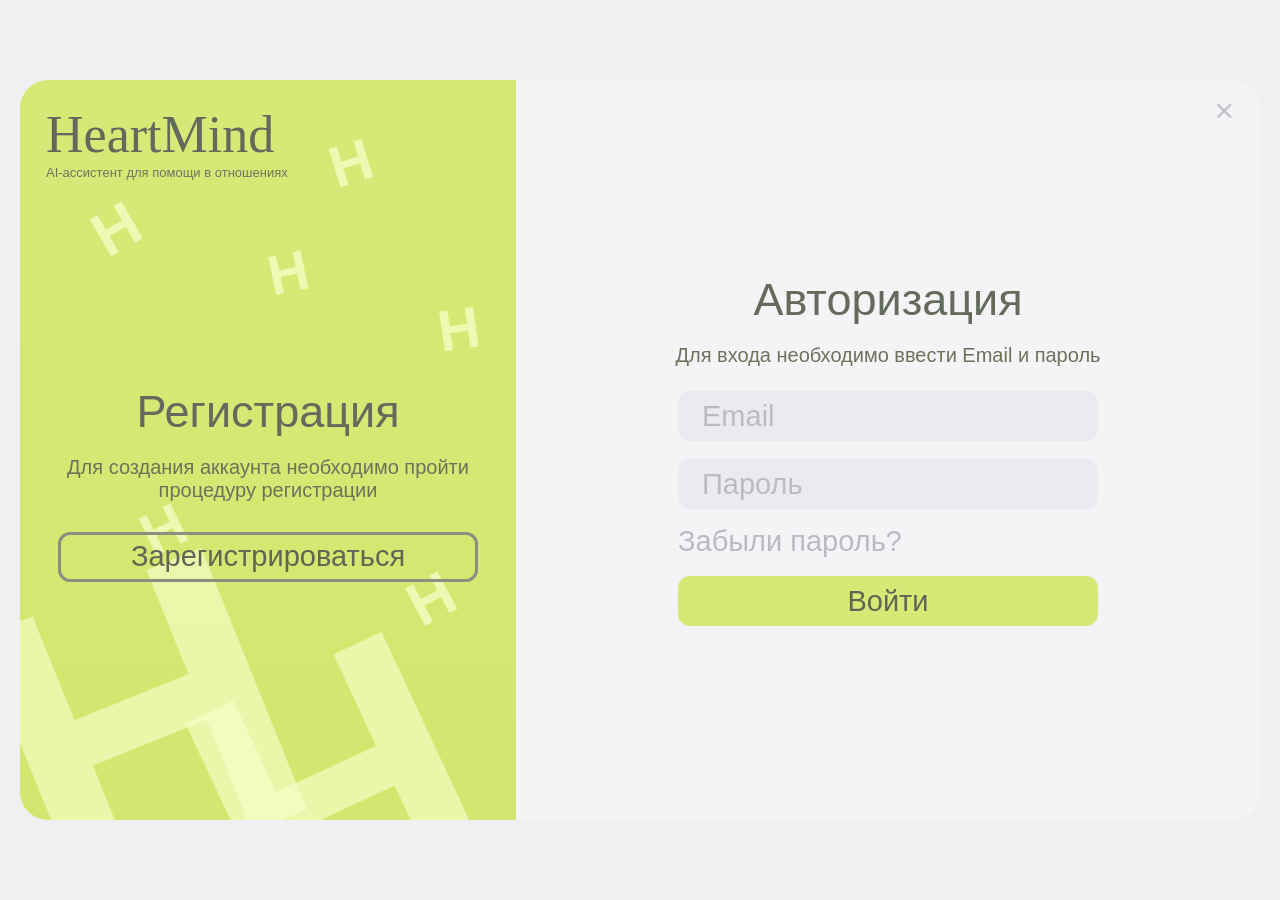
<file: frontend/index.html>
<!DOCTYPE html>
<html lang="ru">
<head>
  <meta charset="UTF-8">
  <meta http-equiv="refresh" content="0; url=login.html">
  <meta name="viewport" content="width=device-width, initial-scale=1.0">
  <title>HeartMind</title>
</head>
<body>
  <p>Переход на страницу авторизации... <a href="login.html"> Открыть </a></p>
</body>
</html>
</file>
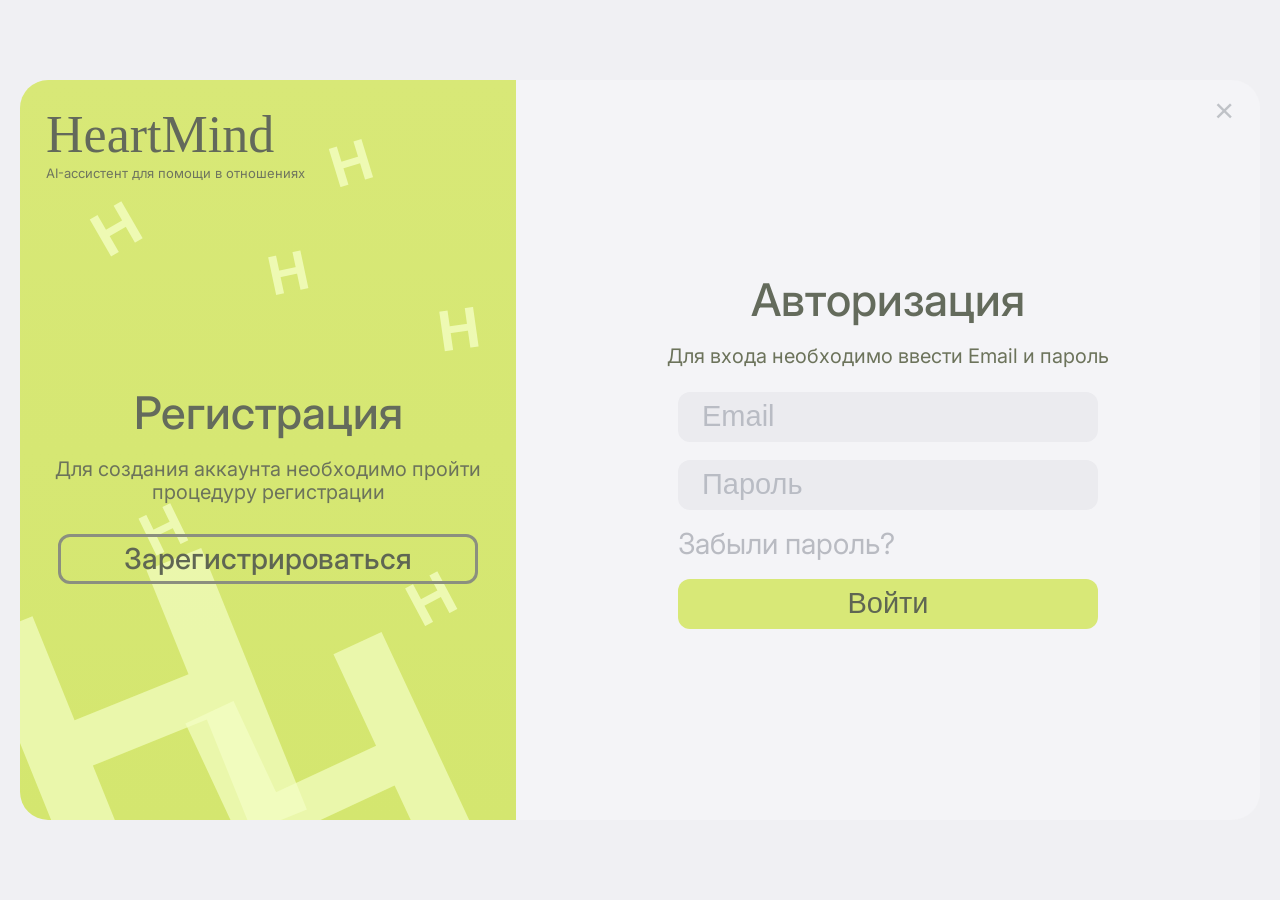
<file: frontend/login.html>
<!DOCTYPE html>
<html lang="ru">
<head>
  <meta charset="UTF-8">
  <meta name="viewport" content="width=device-width, initial-scale=1.0">
  <title>HeartMind - Авторизация</title>
  <link rel="preconnect" href="https://fonts.googleapis.com">
  <link rel="preconnect" href="https://fonts.gstatic.com" crossorigin>
  <link href="https://fonts.googleapis.com/css2?family=Inter:wght@400;500;600;700&display=swap" rel="stylesheet">
  <link rel="stylesheet" href="styles.css">
  <script src="api.js"></script>
</head>
<body>
  <main class="login-page">
    <section class="login-card">
      <button class="close-btn login-close" type="button" aria-label="Закрыть">×</button>

      
      <div class="login-left">
        <div class="bg-letters" aria-hidden="true">
          <span class="bg-h h1">H</span>
          <span class="bg-h h2">H</span>
          <span class="bg-h h3">H</span>
          <span class="bg-h h4">H</span>
          <span class="bg-h h5">H</span>
          <span class="bg-h h6">H</span>
          <span class="bg-h h7">H</span>
          <span class="bg-h h8">H</span>
        </div>

        <div class="brand login-brand">
          <h1 class="brand-title">HeartMind</h1>
          <p class="brand-subtitle">AI-ассистент для помощи в отношениях</p>
        </div>

        <div class="promo-content">
          <h2>Регистрация</h2>
          <p>Для создания аккаунта необходимо пройти процедуру регистрации</p>
          <a class="outline-btn promo-btn" href="register.html">Зарегистрироваться</a>
        </div>
      </div>

      <div class="login-right">
        <div class="login-content">
          <h2>Авторизация</h2>
          <p>Для входа необходимо ввести Email и пароль</p>
          <form class="login-form" action="main.html" method="get" id="loginForm">
            <label class="sr-only" for="login-email">Email</label>
            <input id="login-email" type="email" placeholder="Email">

            <label class="sr-only" for="login-password">Пароль</label>
            <input id="login-password" type="password" placeholder="Пароль">

            <a class="forgot-link" href="#">Забыли пароль?</a>
            <button class="submit-btn" type="submit">Войти</button>
          </form>
        </div>
      </div>
    </section>
  </main>
  <script>
    const loginForm = document.querySelector('#loginForm');
    const loginEmailInput = document.querySelector('#login-email');
    const loginPasswordInput = document.querySelector('#login-password');

    const incrementSessionCounter = () => {
        const currentValue = Number.parseInt(localStorage.getItem('heartmind:totalSessions') || '0', 10);
        const safeValue = Number.isNaN(currentValue) ? 0 : currentValue;
        localStorage.setItem('heartmind:totalSessions', String(safeValue + 1));
    };

    loginForm.addEventListener('submit', async (event) => {
        event.preventDefault();
        
        const email = loginEmailInput.value.trim();
        const password = loginPasswordInput.value;
        
        if (!email || !password) {
            alert('Пожалуйста, введите email и пароль');
            return;
        }
        
        try {
            await api.login({ email, password });
            
            const userData = await api.getCurrentUser();
            const nowIso = new Date().toISOString();

            localStorage.setItem('heartmind:userEmail', email);
            if (userData.name) {
                localStorage.setItem('heartmind:userName', userData.name);
            }
            if (userData.preferred_role) {
                localStorage.setItem('heartmind:selectedRole', userData.preferred_role);
            }

            if (!localStorage.getItem('heartmind:profileCreatedAt')) {
                localStorage.setItem('heartmind:profileCreatedAt', nowIso);
            }

            localStorage.setItem('heartmind:lastActivityAt', nowIso);
            incrementSessionCounter();
            
            window.location.href = 'main.html';
        } catch (error) {
            alert(`Ошибка входа: ${error.message}`);
        }
    });
  </script>
</body>
</html>
</file>
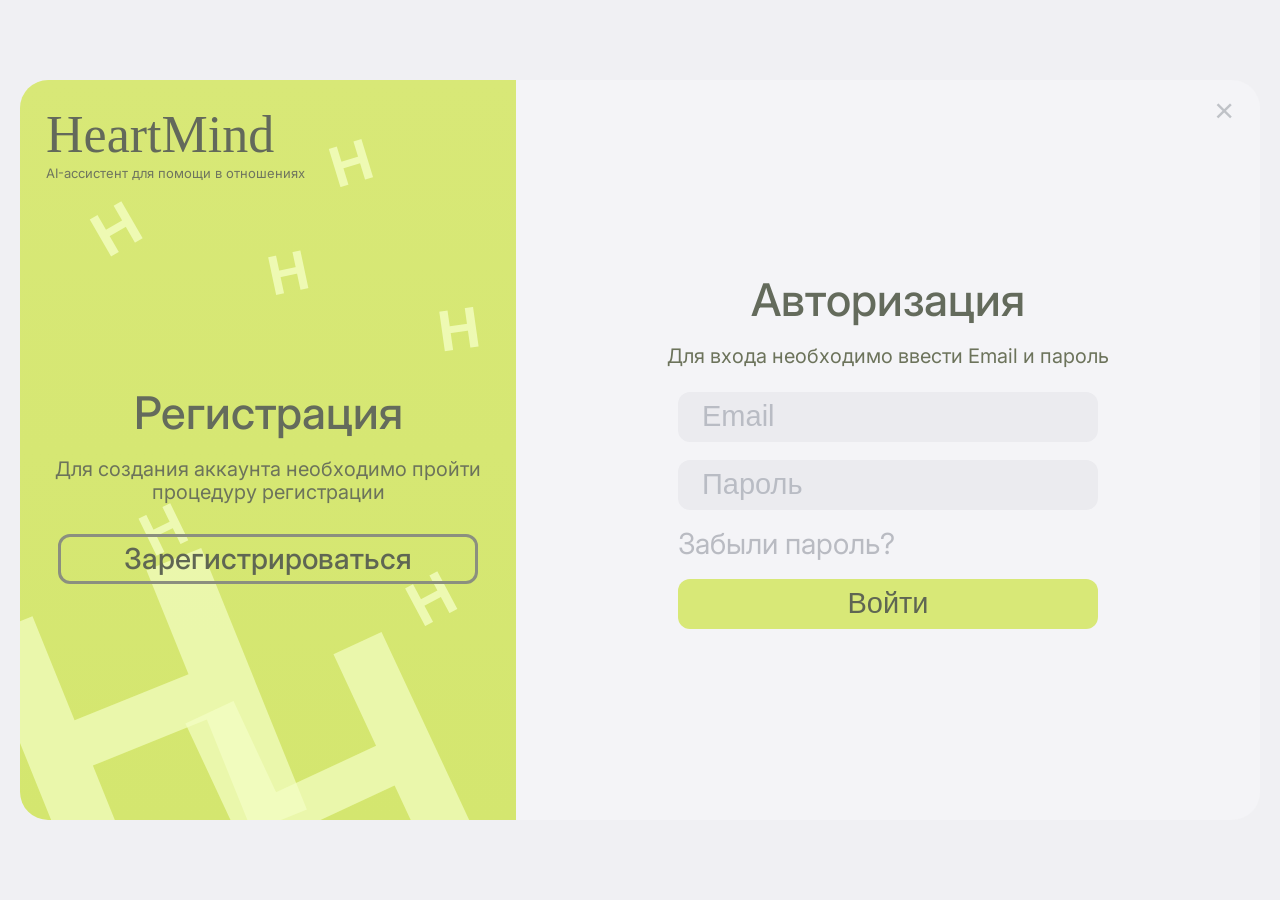
<file: frontend/main.html>
<!DOCTYPE html>
<html lang="ru">
<head>
  <meta charset="UTF-8">
  <meta name="viewport" content="width=device-width, initial-scale=1.0">
<<<<<<< HEAD
  <title>HeartMind - Главная</title>
=======
  <title>HeartMind - Главная </title>
>>>>>>> 8bfd10b30e7d467ade16f6facd178d56ec7c270d
  <link rel="preconnect" href="https://fonts.googleapis.com">
  <link rel="preconnect" href="https://fonts.gstatic.com" crossorigin>
  <link href="https://fonts.googleapis.com/css2?family=Inter:wght@400;500;600;700&display=swap" rel="stylesheet">
  <link rel="stylesheet" href="styles.css">
  <script src="api.js"></script>
</head>
<body>
  <main class="app-page">
    <section class="app-shell">
      <aside class="app-sidebar">
        <div class="brand app-brand">
          <h1 class="brand-title">HeartMind</h1>
          <p class="brand-subtitle">AI-ассистент для помощи в отношениях</p>
        </div>

        <button class="new-chat-btn" id="newChatBtn" type="button">↺ Новый чат</button>

        <div class="history-block">
          <p>Чаты</p>
          <div class="history-list" id="chatHistoryList"></div>
        </div>
      </aside>

      <section class="app-content">
        <nav class="top-menu">
          <button type="button" id="profileOpenBtn" data-tab="profile">Мой профиль</button>
          <button type="button" data-tab="mood" id="moodOpenBtn">Мое настроение</button>
          <button type="button" data-tab="stats" id="statsOpenBtn">Статистика</button>
        </nav>

        <div class="chat-main">
          <div class="chat-thread" id="chatThread"></div>

          <div class="chat-empty-state" id="chatEmptyState">
            <div class="welcome-block">
              <div class="avatar-mark">⬡</div>
              <p>С возвращением, <span id="welcomeUserName">Имя</span>!<br>Готовы разобраться в том, что вас волнует?</p>
            </div>
            <div class="role-selector">
              <button class="role-toggle" type="button" aria-expanded="false" aria-controls="roleMenu">
                Выберите роль AI <span>➤</span>
              </button>
              <div class="role-menu" id="roleMenu" hidden>
                <button type="button" data-role="МЕДИАТОР">МЕДИАТОР <span>➤</span><small>Нейтральный взгляд и поиск компромисса</small></button>
                <button type="button" data-role="КПТ-ДНЕВНИК">КПТ-ДНЕВНИК <span>➤</span><small>Работа с мыслями и убеждениями</small></button>
                <button type="button" data-role="ТРЕНЕР ННО">ТРЕНЕР ННО <span>➤</span><small>Я-сообщения и чувства без осуждения</small></button>
                <button type="button" data-role="Не выбрана">НЕ ВЫБРАНА <span>➤</span><small>Вы сможете выбрать роль позже</small></button>
              </div>
            </div>
          </div>
        </div>

        <form class="message-bar" id="messageForm">
          <input type="text" id="messageInput" placeholder="Сообщение">
          <button type="submit">➤</button>
        </form>
      </section>
    </section>
  </main>
  <!-- Модальное окно профиля -->
  <div class="profile-modal" id="profileModal" hidden>
    <div class="profile-modal-backdrop" data-close-profile="true"></div>
    <section class="profile-modal-card" role="dialog" aria-modal="true" aria-labelledby="profileModalTitle">
      <div class="profile-modal-left">
        <div class="profile-brand">
          <h2>HeartMind</h2>
          <p>AI-ассистент для помощи в отношениях</p>
        </div>
        <dl class="profile-details">
          <div>
            <dt>Имя:</dt>
            <dd id="profileNameValue">Ульяна</dd>
          </div>
          <div>
            <dt>Email:</dt>
            <dd id="profileEmailValue"></dd>
          </div>
          <div>
            <dt>Предпочитаемая роль AI:</dt>
            <dd id="profileRoleValue">Не выбрана</dd>
          </div>
        </dl>
        <div class="profile-logo-letter" aria-hidden="true">H</div>
      </div>
      <div class="profile-modal-right">
        <button class="profile-close-btn" id="profileCloseBtn" type="button" aria-label="Закрыть профиль">×</button>
        <h3 id="profileModalTitle">Мой профиль</h3>
        <div class="profile-stats">
          <p>Всего сессий: <span id="profileSessionsValue">0</span></p>
          <p>Всего сообщений: <span id="profileMessagesValue">0</span></p>
          <p>Последняя активность: <span id="profileLastActivityValue">-</span></p>
          <p>Аккаунт создан: <span id="profileCreatedAtValue">-</span></p>
        </div>
        <button class="logout-btn" id="logoutBtn">Выйти из аккаунта</button>
      </div>
    </section>
  </div>

  <!-- Модальное окно настроения -->
  <div class="mood-modal" id="moodModal" hidden>
    <div class="mood-modal-backdrop" data-close-mood-modal="true"></div>
    <section class="mood-modal-card" role="dialog" aria-modal="true" aria-labelledby="moodModalTitle">
      <button class="mood-modal-close-btn" id="moodModalCloseBtn" type="button" aria-label="Закрыть окно настроения">×</button>
      <h3 id="moodModalTitle">Мое настроение</h3>
      <p class="mood-modal-subtitle">Выберите, как вы себя чувствуете сейчас:</p>
      <div class="mood-grid">
        <button type="button" class="mood-option-btn" data-mood="Радостно">😊 Радостно</button>
        <button type="button" class="mood-option-btn" data-mood="Спокойно">😌 Спокойно</button>
        <button type="button" class="mood-option-btn" data-mood="Тревожно">😟 Тревожно</button>
        <button type="button" class="mood-option-btn" data-mood="Грустно">😔 Грустно</button>
      </div>
      <p class="mood-current">Текущее настроение: <span id="currentMoodValue">Не выбрано</span></p>
    </section>
  </div>

  <!-- Модальное окно статистики -->
  <div class="stats-modal" id="statsModal" hidden>
    <div class="stats-modal-backdrop" data-close-stats-modal="true"></div>
    <section class="stats-modal-card" role="dialog" aria-modal="true" aria-labelledby="statsModalTitle">
      <button class="stats-modal-close-btn" id="statsModalCloseBtn" type="button" aria-label="Закрыть окно статистики">×</button>
      <h3 id="statsModalTitle">Статистика</h3>
      <div class="stats-grid">
        <p>Всего сессий: <span id="statsSessionsValue">0</span></p>
        <p>Всего сообщений: <span id="statsMessagesValue">0</span></p>
        <p>Последнее настроение: <span id="statsMoodValue">Не выбрано</span></p>
        <p>Текущая роль AI: <span id="statsRoleValue">Не выбрана</span></p>
        <p>Аккаунт создан: <span id="statsCreatedAtValue">-</span></p>
      </div>
    </section>
  </div>

  <script>
    // ============================================
    // КЛЮЧИ ДЛЯ ХРАНЕНИЯ
    // ============================================
    const ROLE_STORAGE_KEY = 'heartmind:selectedRole';
    const ACTIVE_TAB_STORAGE_KEY = 'heartmind:activeTopTab';
    const CHATS_STORAGE_KEY = 'heartmind:chatList';
    const CHAT_MESSAGES_STORAGE_KEY = 'heartmind:chatMessages';
    const ACTIVE_CHAT_STORAGE_KEY = 'heartmind:activeChatId';
    const MOOD_STORAGE_KEY = 'heartmind:currentMood';
    const TOTAL_MESSAGES_KEY = 'heartmind:totalMessages';
    const TOTAL_SESSIONS_KEY = 'heartmind:totalSessions';
    const LAST_ACTIVITY_KEY = 'heartmind:lastActivityAt';
    const CREATED_AT_KEY = 'heartmind:profileCreatedAt';

    // ============================================
    // DOM ЭЛЕМЕНТЫ
    // ============================================
    const toggle = document.querySelector('.role-toggle');
    const menu = document.querySelector('.role-menu');
    const roleButtons = document.querySelectorAll('.role-menu button');
    const toggleLabel = toggle.childNodes[0];
    const newChatBtn = document.querySelector('#newChatBtn');
    const chatHistoryList = document.querySelector('#chatHistoryList');
    const messageForm = document.querySelector('#messageForm');
    const messageInput = document.querySelector('#messageInput');
    const chatThread = document.querySelector('#chatThread');
    const chatEmptyState = document.querySelector('#chatEmptyState');
    const profileOpenBtn = document.querySelector('#profileOpenBtn');
    const profileCloseBtn = document.querySelector('#profileCloseBtn');
    const profileModal = document.querySelector('#profileModal');
    const topMenuButtons = document.querySelectorAll('.top-menu button');
    const profileNameValue = document.querySelector('#profileNameValue');
    const welcomeUserName = document.querySelector('#welcomeUserName');
    const profileEmailValue = document.querySelector('#profileEmailValue');
    const profileRoleValue = document.querySelector('#profileRoleValue');
    const profileSessionsValue = document.querySelector('#profileSessionsValue');
    const profileMessagesValue = document.querySelector('#profileMessagesValue');
    const profileLastActivityValue = document.querySelector('#profileLastActivityValue');
    const profileCreatedAtValue = document.querySelector('#profileCreatedAtValue');
    const moodOpenBtn = document.querySelector('#moodOpenBtn');
    const moodModal = document.querySelector('#moodModal');
    const moodModalCloseBtn = document.querySelector('#moodModalCloseBtn');
    const moodOptionButtons = document.querySelectorAll('.mood-option-btn');
    const currentMoodValue = document.querySelector('#currentMoodValue');
    const statsOpenBtn = document.querySelector('#statsOpenBtn');
    const statsModal = document.querySelector('#statsModal');
    const statsModalCloseBtn = document.querySelector('#statsModalCloseBtn');
    const statsSessionsValue = document.querySelector('#statsSessionsValue');
    const statsMessagesValue = document.querySelector('#statsMessagesValue');
    const statsMoodValue = document.querySelector('#statsMoodValue');
    const statsRoleValue = document.querySelector('#statsRoleValue');
    const statsCreatedAtValue = document.querySelector('#statsCreatedAtValue');
    const logoutBtn = document.querySelector('#logoutBtn');

    let pendingMessage = false;

    // ============================================
    // РАБОТА С LOCALSTORAGE
    // ============================================
    const readChats = () => {
      try {
        const rawValue = localStorage.getItem(CHATS_STORAGE_KEY);
        const parsedValue = rawValue ? JSON.parse(rawValue) : [];
        return Array.isArray(parsedValue) ? parsedValue : [];
      } catch (error) {
        return [];
      }
    };

    const writeChats = (chats) => {
      localStorage.setItem(CHATS_STORAGE_KEY, JSON.stringify(chats));
    };

    const readChatMessagesMap = () => {
      try {
        const rawValue = localStorage.getItem(CHAT_MESSAGES_STORAGE_KEY);
        const parsedValue = rawValue ? JSON.parse(rawValue) : {};
        return parsedValue && typeof parsedValue === 'object' ? parsedValue : {};
      } catch (error) {
        return {};
      }
    };

    const writeChatMessagesMap = (messagesMap) => {
      localStorage.setItem(CHAT_MESSAGES_STORAGE_KEY, JSON.stringify(messagesMap));
    };

    const getActiveChatId = () => localStorage.getItem(ACTIVE_CHAT_STORAGE_KEY);

    const setActiveChat = (chatId) => {
      localStorage.setItem(ACTIVE_CHAT_STORAGE_KEY, chatId);
      const historyButtons = chatHistoryList.querySelectorAll('.history-chat-item');
      historyButtons.forEach((button) => {
        button.classList.toggle('is-active', button.dataset.chatId === chatId);
      });
      renderCurrentChatMessages();
    };

    const formatDate = (value) => {
      if (!value) return '-';
      const parsedDate = new Date(value);
      if (Number.isNaN(parsedDate.getTime())) return value;
      return parsedDate.toLocaleDateString('ru-RU');
    };

    // ============================================
    // ОТОБРАЖЕНИЕ СООБЩЕНИЙ
    // ============================================
    const renderCurrentChatMessages = () => {
      const activeChatId = getActiveChatId();
      const messagesMap = readChatMessagesMap();
      const messages = activeChatId ? (messagesMap[activeChatId] || []) : [];

      chatThread.innerHTML = '';

      messages.forEach((message) => {
        const messageElement = document.createElement('div');
        const authorClass = message.author === 'user' ? 'chat-message-user' : 'chat-message-assistant';
        messageElement.className = `chat-message ${authorClass}`;
        messageElement.textContent = message.text;
        chatThread.appendChild(messageElement);
      });

      const hasMessages = messages.length > 0;
      chatEmptyState.hidden = hasMessages;
      chatThread.hidden = !hasMessages;
      if (hasMessages) {
        chatThread.scrollTop = chatThread.scrollHeight;
      }
    };

    const appendMessageToActiveChat = (author, text) => {
      const activeChatId = getActiveChatId();
      if (!activeChatId) return;

      const messagesMap = readChatMessagesMap();
      if (!Array.isArray(messagesMap[activeChatId])) {
        messagesMap[activeChatId] = [];
      }
      messagesMap[activeChatId].push({ author, text });
      writeChatMessagesMap(messagesMap);
      renderCurrentChatMessages();
    };

    const renderChats = (chats) => {
      chatHistoryList.innerHTML = '';
      chats.forEach((chat) => {
        const button = document.createElement('button');
        button.type = 'button';
        button.className = 'history-item history-chat-item';
        button.dataset.chatId = chat.id;
        button.textContent = chat.title;
        button.addEventListener('click', () => {
          setActiveChat(chat.id);
          loadMessagesForChat(parseInt(chat.id));
        });
        chatHistoryList.appendChild(button);
      });
    };

    // ============================================
    // РАБОТА С РОЛЯМИ
    // ============================================
    const setRoleLabel = (roleName) => {
      toggleLabel.textContent = `${roleName} `;
    };

    const setProfileRoleLabel = (roleName) => {
      profileRoleValue.textContent = roleName;
    };

    const applySelectedRole = (roleName) => {
      setRoleLabel(roleName);
      setProfileRoleLabel(roleName);
      localStorage.setItem(ROLE_STORAGE_KEY, roleName);
    };

    // ============================================
    // РАБОТА С СЕРВЕРОМ
    // ============================================
    async function loadUserData() {
      try {
        const user = await api.getCurrentUser();
        if (user) {
          localStorage.setItem('heartmind:userName', user.name);
          localStorage.setItem('heartmind:userEmail', user.email);
          if (user.preferred_role) {
            localStorage.setItem(ROLE_STORAGE_KEY, user.preferred_role);
            applySelectedRole(user.preferred_role);
          }
          if (user.created_at) {
            localStorage.setItem(CREATED_AT_KEY, user.created_at);
          }
          profileNameValue.textContent = user.name;
          welcomeUserName.textContent = user.name;
          profileEmailValue.textContent = user.email;
          profileCreatedAtValue.textContent = formatDate(user.created_at);
          statsCreatedAtValue.textContent = formatDate(user.created_at);
        }
      } catch (error) {
        console.error('Failed to load user data:', error);
      }
    }

    async function loadChatsFromServer() {
      try {
        const serverChats = await api.getUserChats();
        
        if (serverChats && serverChats.length > 0) {
          const chats = serverChats.map(chat => ({
            id: String(chat.id),
            title: chat.title
          }));
          
          writeChats(chats);
          renderChats(chats);
          
          const savedActiveChatId = localStorage.getItem(ACTIVE_CHAT_STORAGE_KEY);
          const chatExists = chats.some(chat => chat.id === savedActiveChatId);
          
          let activeChatId = savedActiveChatId;
          if (!chatExists || !savedActiveChatId) {
            activeChatId = chats[0]?.id;
            if (activeChatId) {
              setActiveChat(activeChatId);
            }
          }
          
          if (activeChatId) {
            await loadMessagesForChat(parseInt(activeChatId));
          }
        } else {
          await createNewChat();
        }
      } catch (error) {
        console.error('Failed to load chats:', error);
        const chats = readChats();
        if (!chats.length) {
          await createNewChat();
        }
      }
    }

    async function loadMessagesForChat(chatId) {
      if (!chatId || isNaN(chatId)) return;
      
      try {
        const messages = await api.getChatMessages(chatId);
        if (messages && messages.length > 0) {
          const messagesMap = readChatMessagesMap();
          messagesMap[String(chatId)] = messages.map(msg => ({
            author: msg.is_user ? 'user' : 'assistant',
            text: msg.message
          }));
          writeChatMessagesMap(messagesMap);
          renderCurrentChatMessages();
        }
      } catch (error) {
        console.error('Failed to load messages:', error);
      }
    }

    async function createNewChat() {
      try {
        const roleName = localStorage.getItem(ROLE_STORAGE_KEY) || 'Не выбрана';
        const chats = readChats();
        const chatNumber = chats.length + 1;
        const newChatTitle = `Новый чат ${chatNumber}`;
        
        const serverChat = await api.createChat(newChatTitle, roleName);
        
        const newChat = {
          id: String(serverChat.id),
          title: serverChat.title
        };
        
        const updatedChats = [newChat, ...chats];
        writeChats(updatedChats);
        
        const messagesMap = readChatMessagesMap();
        messagesMap[newChat.id] = [];
        writeChatMessagesMap(messagesMap);
        
        renderChats(updatedChats);
        setActiveChat(newChat.id);
        
        messageInput.value = '';
        messageInput.focus();
        
        return newChat;
      } catch (error) {
        console.error('Failed to create chat:', error);
        alert('Ошибка создания чата: ' + error.message);
        return null;
      }
    }

    async function updateLastActivity() {
      const now = new Date().toISOString();
      localStorage.setItem(LAST_ACTIVITY_KEY, now);
      profileLastActivityValue.textContent = formatDate(now);
    }

    // ============================================
    // ОБРАБОТЧИКИ СОБЫТИЙ
    // ============================================
    
    // Роли
    toggle.addEventListener('click', () => {
      const opened = toggle.getAttribute('aria-expanded') === 'true';
      toggle.setAttribute('aria-expanded', String(!opened));
      menu.hidden = opened;
    });

    roleButtons.forEach((button) => {
      button.addEventListener('click', () => {
        const roleName = button.dataset.role;
        applySelectedRole(roleName);
        toggle.setAttribute('aria-expanded', 'false');
        menu.hidden = true;
      });
    });

    // Отправка сообщения
    messageForm.addEventListener('submit', async (event) => {
      event.preventDefault();
      const hasMessage = messageInput.value.trim().length > 0;
      if (!hasMessage || pendingMessage) return;

      const userMessage = messageInput.value.trim();
      const roleName = localStorage.getItem(ROLE_STORAGE_KEY) || 'Не выбрана';
      let activeChatId = getActiveChatId();
      
      if (!activeChatId) {
        const newChat = await createNewChat();
        if (newChat) {
          activeChatId = newChat.id;
        } else {
          return;
        }
      }
      
      appendMessageToActiveChat('user', userMessage);
      
      // Обновляем счетчик сообщений
      const currentMessages = parseInt(localStorage.getItem(TOTAL_MESSAGES_KEY) || '0');
      localStorage.setItem(TOTAL_MESSAGES_KEY, String(currentMessages + 1));
      profileMessagesValue.textContent = localStorage.getItem(TOTAL_MESSAGES_KEY);
      statsMessagesValue.textContent = localStorage.getItem(TOTAL_MESSAGES_KEY);
      
      pendingMessage = true;
      messageInput.disabled = true;
      
      try {
        const response = await api.sendMessageWithChat(parseInt(activeChatId), userMessage, roleName);
        appendMessageToActiveChat('assistant', response.reply);
        
        // Обновляем счетчик сообщений для ответа
        const updatedMessages = parseInt(localStorage.getItem(TOTAL_MESSAGES_KEY) || '0');
        localStorage.setItem(TOTAL_MESSAGES_KEY, String(updatedMessages + 1));
        profileMessagesValue.textContent = localStorage.getItem(TOTAL_MESSAGES_KEY);
        statsMessagesValue.textContent = localStorage.getItem(TOTAL_MESSAGES_KEY);
        
      } catch (error) {
        console.error('API Error:', error);
        appendMessageToActiveChat('assistant', `⚠️ Ошибка: ${error.message}`);
      } finally {
        pendingMessage = false;
        messageInput.disabled = false;
        messageInput.focus();
      }

      await updateLastActivity();
      messageInput.value = '';
    });

    // Профиль
    const openProfileModal = () => {
      const sessions = localStorage.getItem(TOTAL_SESSIONS_KEY) || '0';
      const messages = localStorage.getItem(TOTAL_MESSAGES_KEY) || '0';
      const lastActivity = localStorage.getItem(LAST_ACTIVITY_KEY);
      const createdAt = localStorage.getItem(CREATED_AT_KEY);
      
      profileSessionsValue.textContent = sessions;
      profileMessagesValue.textContent = messages;
      profileLastActivityValue.textContent = formatDate(lastActivity);
      profileCreatedAtValue.textContent = formatDate(createdAt);
      
      profileModal.hidden = false;
      document.body.classList.add('modal-open');
    };

    const closeProfileModal = () => {
      profileModal.hidden = true;
      document.body.classList.remove('modal-open');
    };

    profileOpenBtn.addEventListener('click', openProfileModal);
    profileCloseBtn.addEventListener('click', closeProfileModal);
    
    profileModal.addEventListener('click', (event) => {
      if (event.target.closest('[data-close-profile="true"]')) {
        closeProfileModal();
      }
    });

    // Настроение
    const openMoodModal = () => {
      moodModal.hidden = false;
      document.body.classList.add('modal-open');
    };

    const closeMoodModal = () => {
      moodModal.hidden = true;
      document.body.classList.remove('modal-open');
    };

    moodOpenBtn.addEventListener('click', openMoodModal);
    moodModalCloseBtn.addEventListener('click', closeMoodModal);
    
    moodModal.addEventListener('click', (event) => {
      if (event.target.closest('[data-close-mood-modal="true"]')) {
        closeMoodModal();
      }
    });

    moodOptionButtons.forEach((button) => {
      button.addEventListener('click', async () => {
        const selectedMood = button.dataset.mood;
        try {
          await api.logMood(selectedMood);
          localStorage.setItem(MOOD_STORAGE_KEY, selectedMood);
          currentMoodValue.textContent = selectedMood;
          statsMoodValue.textContent = selectedMood;
          closeMoodModal();
        } catch (error) {
          alert(`Ошибка сохранения настроения: ${error.message}`);
        }
      });
    });

    // Статистика
    const openStatsModal = () => {
      const sessions = localStorage.getItem(TOTAL_SESSIONS_KEY) || '0';
      const messages = localStorage.getItem(TOTAL_MESSAGES_KEY) || '0';
      const mood = localStorage.getItem(MOOD_STORAGE_KEY) || 'Не выбрано';
      const role = localStorage.getItem(ROLE_STORAGE_KEY) || 'Не выбрана';
      const createdAt = localStorage.getItem(CREATED_AT_KEY);
      
      statsSessionsValue.textContent = sessions;
      statsMessagesValue.textContent = messages;
      statsMoodValue.textContent = mood;
      statsRoleValue.textContent = role;
      statsCreatedAtValue.textContent = formatDate(createdAt);
      
      statsModal.hidden = false;
      document.body.classList.add('modal-open');
    };

    const closeStatsModal = () => {
      statsModal.hidden = true;
      document.body.classList.remove('modal-open');
    };

    statsOpenBtn.addEventListener('click', openStatsModal);
    statsModalCloseBtn.addEventListener('click', closeStatsModal);
    
    statsModal.addEventListener('click', (event) => {
      if (event.target.closest('[data-close-stats-modal="true"]')) {
        closeStatsModal();
      }
    });

    // Новый чат
    newChatBtn.addEventListener('click', () => {
      createNewChat();
    });

    // Выход
    const handleLogout = () => {
      if (confirm('Вы уверены, что хотите выйти?')) {
        api.logout();
        const keysToRemove = [
          'access_token', CHATS_STORAGE_KEY, CHAT_MESSAGES_STORAGE_KEY, 
          ACTIVE_CHAT_STORAGE_KEY, TOTAL_MESSAGES_KEY, LAST_ACTIVITY_KEY
        ];
        keysToRemove.forEach(key => localStorage.removeItem(key));
        window.location.href = 'login.html';
      }
    };

    if (logoutBtn) {
      logoutBtn.addEventListener('click', handleLogout);
    }

    // Табы
    const setActiveTab = (tabName) => {
      topMenuButtons.forEach((button) => {
        const isActive = button.dataset.tab === tabName;
        button.classList.toggle('is-active', isActive);
      });
      localStorage.setItem(ACTIVE_TAB_STORAGE_KEY, tabName);
    };

    topMenuButtons.forEach((button) => {
      button.addEventListener('click', () => {
        setActiveTab(button.dataset.tab);
      });
    });

    // Закрытие модальных окон по Escape
    document.addEventListener('keydown', (event) => {
      if (event.key === 'Escape') {
        if (!profileModal.hidden) closeProfileModal();
        if (!moodModal.hidden) closeMoodModal();
        if (!statsModal.hidden) closeStatsModal();
      }
    });

    // Закрытие меню ролей при клике вне
    document.addEventListener('click', (event) => {
      if (!event.target.closest('.role-selector')) {
        toggle.setAttribute('aria-expanded', 'false');
        menu.hidden = true;
      }
    });

    // ============================================
    // ИНИЦИАЛИЗАЦИЯ
    // ============================================
    async function init() {
      // Проверка авторизации
      try {
        await api.getCurrentUser();
      } catch (error) {
        console.error('Auth check failed:', error);
        window.location.href = 'login.html';
        return;
      }
      
      // Загрузка данных
      await loadUserData();
      await loadChatsFromServer();
      
      // Настройка начальных значений
      const savedRole = localStorage.getItem(ROLE_STORAGE_KEY) || 'Не выбрана';
      applySelectedRole(savedRole);
      
      const savedMood = localStorage.getItem(MOOD_STORAGE_KEY) || 'Не выбрано';
      currentMoodValue.textContent = savedMood;
      
      const savedActiveTab = localStorage.getItem(ACTIVE_TAB_STORAGE_KEY);
      const defaultTab = 'chat';
      const hasSavedTab = savedActiveTab && [...topMenuButtons].some(btn => btn.dataset.tab === savedActiveTab);
      setActiveTab(hasSavedTab ? savedActiveTab : defaultTab);
      
      // Инициализация счетчиков
      if (!localStorage.getItem(TOTAL_SESSIONS_KEY)) {
        localStorage.setItem(TOTAL_SESSIONS_KEY, '1');
      }
      if (!localStorage.getItem(TOTAL_MESSAGES_KEY)) {
        localStorage.setItem(TOTAL_MESSAGES_KEY, '0');
      }
      
      await updateLastActivity();
    }

    init();
  </script>
</body>
</html>
</file>
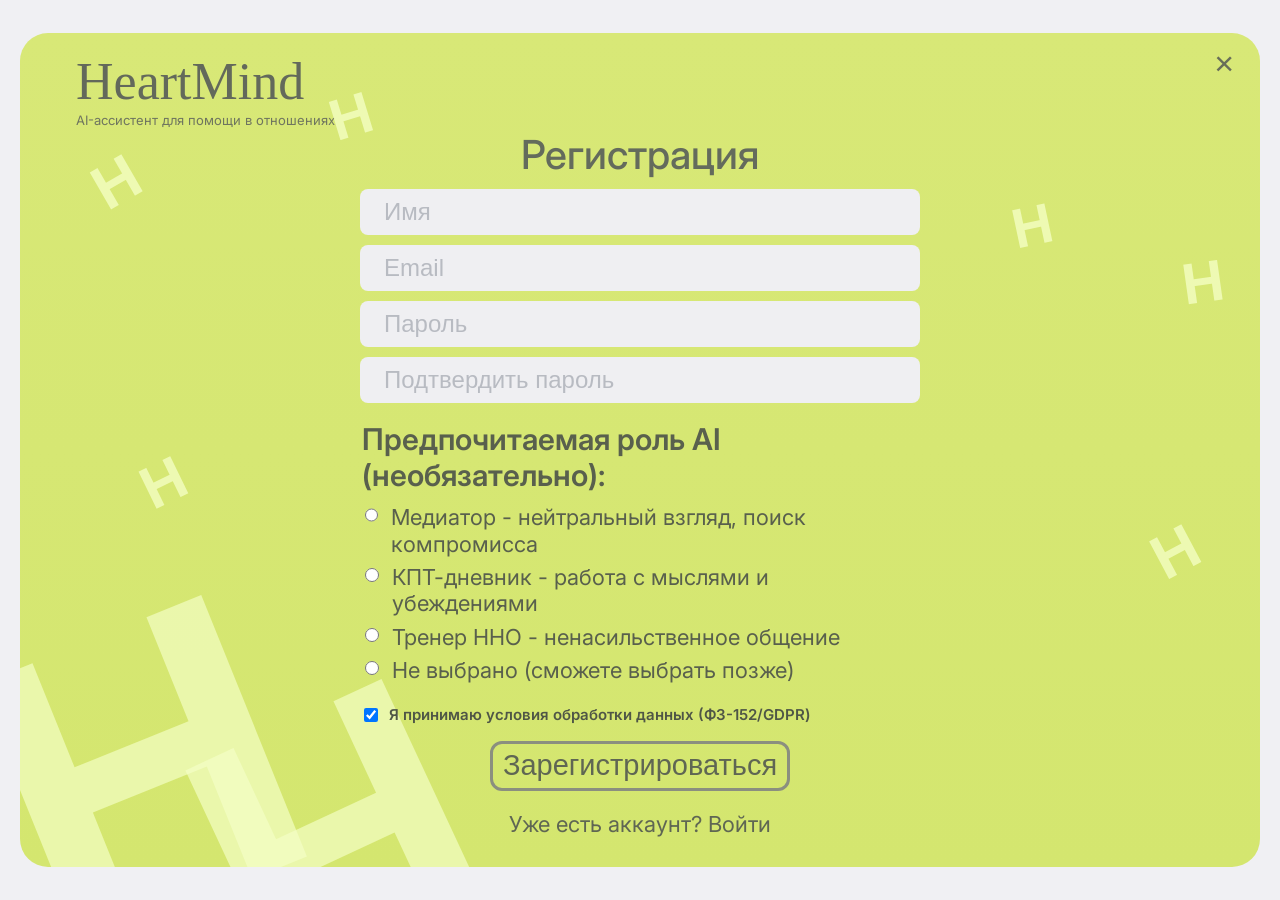
<file: frontend/register.html>
<!DOCTYPE html>
<html lang="ru">
<head>
  <meta charset="UTF-8">
  <meta name="viewport" content="width=device-width, initial-scale=1.0">
  <title>HeartMind - Регистрация</title>
  <link rel="preconnect" href="https://fonts.googleapis.com">
  <link rel="preconnect" href="https://fonts.gstatic.com" crossorigin>
  <link href="https://fonts.googleapis.com/css2?family=Inter:wght@400;500;600;700&display=swap" rel="stylesheet">
  <link rel="stylesheet" href="styles.css">
  <script src="api.js"></script>
</head>
<body>
  <main class="register-page">
    <section class="register-card">
      <button class="close-btn" type="button" aria-label="Закрыть">×</button>

      
      <div class="bg-letters" aria-hidden="true">
        <span class="bg-h h1">H</span>
        <span class="bg-h h2">H</span>
        <span class="bg-h h3">H</span>
        <span class="bg-h h4">H</span>
        <span class="bg-h h5">H</span>
        <span class="bg-h h6">H</span>
        <span class="bg-h h7">H</span>
        <span class="bg-h h8">H</span>
      </div>

      <div class="brand">
        <h1 class="brand-title">HeartMind</h1>
        <p class="brand-subtitle">AI-ассистент для помощи в отношениях</p>
      </div>

      <div class="register-content">
        <h2>Регистрация</h2>
        <form class="register-form" action="main.html" method="get" id="registerForm">
          <label class="sr-only" for="name">Имя</label>
          <input id="name" type="text" placeholder="Имя">

          <label class="sr-only" for="email">Email</label>
          <input id="email" type="email" placeholder="Email">

          <label class="sr-only" for="password">Пароль</label>
          <input id="password" type="password" placeholder="Пароль">

          <label class="sr-only" for="confirm-password">Подтвердить пароль</label>
          <input id="confirm-password" type="password" placeholder="Подтвердить пароль">

          <fieldset class="role-group">
            <legend>Предпочитаемая роль AI (необязательно):</legend>
            <label><input type="radio" name="role" value="МЕДИАТОР"> Медиатор - нейтральный взгляд, поиск компромисса</label>
            <label><input type="radio" name="role" value="КПТ-ДНЕВНИК"> КПТ-дневник - работа с мыслями и убеждениями</label>
            <label><input type="radio" name="role" value="ТРЕНЕР ННО"> Тренер ННО - ненасильственное общение</label>
            <label><input type="radio" name="role" value="Не выбрана"> Не выбрано (сможете выбрать позже)</label>
          </fieldset>

          <label class="terms-check">
            <input type="checkbox" checked>
            Я принимаю условия обработки данных (ФЗ-152/GDPR)
          </label>

          <button class="outline-btn" type="submit">Зарегистрироваться</button>
          <a class="page-link" href="login.html">Уже есть аккаунт? Войти</a>
        </form>
      </div>
    </section>
  </main>
  <script>
    const registerForm = document.querySelector('#registerForm');
    const nameInput = document.querySelector('#name');
    const emailInput = document.querySelector('#email');
    const passwordInput = document.querySelector('#password');
    const confirmPasswordInput = document.querySelector('#confirm-password');
    const roleInputs = document.querySelectorAll('input[name="role"]');
    const ROLE_STORAGE_KEY = 'heartmind:selectedRole';

    const getSelectedRole = () => {
        for (const roleInput of roleInputs) {
            if (roleInput.checked) {
                return roleInput.value;
            }
        }
        return 'Не выбрана';
    };

    const incrementSessionCounter = () => {
        const currentValue = Number.parseInt(localStorage.getItem('heartmind:totalSessions') || '0', 10);
        const safeValue = Number.isNaN(currentValue) ? 0 : currentValue;
        localStorage.setItem('heartmind:totalSessions', String(safeValue + 1));
    };

    registerForm.addEventListener('submit', async (event) => {
        event.preventDefault();
        
        const trimmedName = nameInput.value.trim();
        const trimmedEmail = emailInput.value.trim();
        const password = passwordInput.value;
        const confirmPassword = confirmPasswordInput.value;
        const selectedRole = getSelectedRole();
        
        if (password !== confirmPassword) {
            alert('Пароли не совпадают');
            return;
        }
        
        if (password.length < 6) {
            alert('Пароль должен быть не менее 6 символов');
            return;
        }
        
        if (!trimmedName || !trimmedEmail || !password) {
            alert('Пожалуйста, заполните все обязательные поля');
            return;
        }
        
        try {
            await api.register({
                name: trimmedName,
                email: trimmedEmail,
                password: password,
                preferred_role: selectedRole
            });
            
            await api.login({ email: trimmedEmail, password: password });
            
            const nowIso = new Date().toISOString();
            
            if (trimmedName) {
                localStorage.setItem('heartmind:userName', trimmedName);
            }
            if (trimmedEmail) {
                localStorage.setItem('heartmind:userEmail', trimmedEmail);
            }
            if (selectedRole) {
                localStorage.setItem(ROLE_STORAGE_KEY, selectedRole);
            }

            if (!localStorage.getItem('heartmind:profileCreatedAt')) {
                localStorage.setItem('heartmind:profileCreatedAt', nowIso);
            }

            localStorage.setItem('heartmind:lastActivityAt', nowIso);
            incrementSessionCounter();
            
            window.location.href = 'main.html';
        } catch (error) {
            alert(`Ошибка регистрации: ${error.message}`);
        }
    });
  </script>
</body>
</html>
</file>
<file: frontend/styles.css>
:root {
  --bg-gray: #f0f0f3;
  --accent: #d8e877;
  --field-bg: #efeff2;
  --text-main: #5e6353;
  --text-secondary: #6b725a;
  --border-muted: #8b8f7f;
}

* {
  box-sizing: border-box;
}

html,
body {
  margin: 0;
  height: 100%;
  overflow: hidden;
}

body {
  min-height: 100%;
  font-family: "Inter", sans-serif;
  background: var(--bg-gray);
  color: var(--text-main);
}

.register-page {
  min-height: 100vh;
  padding: 8px;
  display: flex;
  align-items: center;
  justify-content: center;
}

.register-card {
  width: min(1240px, 100%);
  min-height: 680px;
  border-radius: 28px;
  background: linear-gradient(180deg, var(--accent) 0%, #d4e66f 100%);
  position: relative;
  overflow: hidden;
  padding: 26px 28px 30px;
}

.logout-btn {
  display: block;
  width: 100%;
  margin-top: 20px;
  padding: 12px 20px;
  border: 2px solid #d4e66f;
  border-radius: 12px;
  background: linear-gradient(135deg, #f4f5f7 0%, #e8e9ec 100%);
  color: #5d634f;
  font-size: 20px;
  font-weight: 600;
  text-align: center;
  cursor: pointer;
  transition: all 0.2s ease;
  text-decoration: none;
  font-family: "Inter", sans-serif;
}

.logout-btn:hover {
  background: linear-gradient(135deg, #e8e9ec 0%, #dddfe4 100%);
  border-color: #c4d45c;
  transform: translateY(-1px);
  box-shadow: 0 4px 12px rgba(0, 0, 0, 0.08);
}

.logout-btn:active {
  transform: translateY(0);
  background: #dddfe4;
}

.close-btn {
  position: absolute;
  top: 12px;
  right: 20px;
  border: 0;
  background: transparent;
  color: #686e59;
  font-size: 34px;
  line-height: 1;
  cursor: pointer;
  z-index: 2;
}

.brand {
  position: absolute;
  top: 30px;
  left: 34px;
  z-index: 2;
}

.register-card > .brand {
  position: static;
  inset: unset;
  top: auto;
  left: auto;
  right: auto;
  width: 100%;
  max-width: 100%;
  box-sizing: border-box;
  margin: 0;
  padding: 0 28px;
}

.brand-title {
  margin: 0;
  font-size: 52px;
  line-height: 0.9;
  font-family: "Times New Roman", serif;
  font-weight: 500;
  color: #63695b;
}

.brand-subtitle {
  margin: 6px 0 0;
  color: #6f755f;
  font-size: 13px;
}

.register-content {
  position: relative;
  z-index: 2;
  width: min(560px, 100%);
  margin: 0 auto;
  text-align: center;
  padding-top: 2px;
}

.register-content h2 {
  margin: 0 0 10px;
  color: #646b5c;
  font-size: 40px;
  font-weight: 500;
}

.register-form {
  display: flex;
  flex-direction: column;
  align-items: stretch;
  gap: 10px;
}

.register-form input[type="text"],
.register-form input[type="email"],
.register-form input[type="password"] {
  width: 100%;
  height: 46px;
  border: 0;
  border-radius: 8px;
  background: var(--field-bg);
  padding: 0 24px;
  font-size: 24px;
  color: #4a4f44;
}

.register-form input::placeholder {
  color: #b8bbc2;
}

.role-group {
  margin: 8px 0 0;
  border: 0;
  padding: 0;
  text-align: left;
  color: #59604d;
}

.role-group legend {
  margin-bottom: 4px;
  font-size: 30px;
  font-weight: 600;
}

.role-group label {
  display: flex;
  align-items: flex-start;
  gap: 10px;
  margin: 7px 0;
  font-size: 22px;
  line-height: 1.2;
}

.role-group input[type="radio"] {
  margin-top: 4px;
  width: 14px;
  height: 14px;
}

.terms-check {
  margin-top: 4px;
  display: flex;
  align-items: center;
  gap: 8px;
  font-size: 15px;
  font-weight: 600;
  color: #4f5646;
}

.terms-check input[type="checkbox"] {
  width: 14px;
  height: 14px;
}

.outline-btn {
  margin: 6px auto 0;
  min-width: 300px;
  height: 50px;
  border: 3px solid var(--border-muted);
  border-radius: 12px;
  background: transparent;
  color: #5f6653;
  font-size: 29px;
  font-weight: 500;
  cursor: pointer;
  display: inline-flex;
  align-items: center;
  justify-content: center;
  text-decoration: none;
}

.bg-letters {
  position: absolute;
  inset: 0;
  pointer-events: none;
  z-index: 1;
}

.bg-h {
  position: absolute;
  font-family: "Arial Rounded MT Bold", "Trebuchet MS", sans-serif;
  font-weight: 700;
  line-height: 1;
  color: rgba(245, 255, 199, 0.76);
}

.h1 { top: 54px; left: 310px; font-size: 58px; transform: rotate(-17deg); }
.h2 { top: 118px; left: 74px; font-size: 62px; transform: rotate(-30deg); }
.h3 { top: 165px; right: 208px; font-size: 56px; transform: rotate(-12deg); }
.h4 { top: 220px; right: 36px; font-size: 58px; transform: rotate(-8deg); }
.h5 { top: 420px; left: 122px; font-size: 60px; transform: rotate(-26deg); }
.h6 { top: 488px; right: 62px; font-size: 62px; transform: rotate(-28deg); }
.h7 {
  bottom: -108px;
  left: -26px;
  font-size: 410px;
  transform: rotate(-22deg);
  color: rgba(245, 255, 199, 0.68);
}
.h8 {
  bottom: -156px;
  left: 184px;
  font-size: 368px;
  transform: rotate(-25deg);
  color: rgba(245, 255, 199, 0.68);
}

.sr-only {
  position: absolute;
  width: 1px;
  height: 1px;
  padding: 0;
  margin: -1px;
  overflow: hidden;
  clip: rect(0, 0, 0, 0);
  border: 0;
}

.page-link {
  display: inline-block;
  margin-top: 10px;
  font-size: 22px;
  color: #5f6653;
  text-decoration: none;
}

.login-page {
  min-height: 100vh;
  padding: 8px;
  display: flex;
  align-items: center;
  justify-content: center;
}

.login-card {
  width: min(1240px, 100%);
  min-height: 740px;
  border-radius: 28px;
  overflow: hidden;
  display: grid;
  grid-template-columns: 40% 60%;
  background: #f4f4f7;
  position: relative;
}

.login-close {
  color: #bfc2c7;
}

.login-left {
  background: linear-gradient(180deg, var(--accent) 0%, #d4e66f 100%);
  position: relative;
  padding: 32px 26px;
  overflow: hidden;
  display: flex;
  flex-direction: column;
}

.login-left > .brand.login-brand {
  position: static;
  inset: unset;
  top: auto;
  left: auto;
  right: auto;
  align-self: stretch;
  width: 100%;
  max-width: 100%;
  box-sizing: border-box;
  margin: 0;
  padding: 0;
}

.promo-content {
  position: relative;
  z-index: 2;
  flex: 1;
  display: flex;
  flex-direction: column;
  align-items: center;
  justify-content: center;
  text-align: center;
}

.promo-content h2 {
  margin: 0 0 18px;
  font-size: 45px;
  font-weight: 500;
  color: #646b5c;
}

.promo-content p {
  margin: 0 auto 24px;
  max-width: 460px;
  font-size: 20px;
  line-height: 1.15;
  color: #6c735b;
}

.promo-btn {
  min-width: 420px;
}

.login-right {
  display: flex;
  align-items: center;
  justify-content: center;
  padding: 40px 56px;
}

.login-content {
  width: min(540px, 100%);
  text-align: center;
}

.login-content h2 {
  margin: 0 0 18px;
  color: #646b5c;
  font-size: 45px;
  font-weight: 500;
}

.login-content > p {
  margin: 0 auto 24px;
  max-width: 460px;
  color: #6c735b;
  font-size: 20px;
  line-height: 1.15;
}

.login-form {
  display: flex;
  flex-direction: column;
  gap: 18px;
  width: min(100%, 420px);
  margin: 0 auto;
  text-align: left;
}

.login-form input {
  width: 100%;
  height: 50px;
  border: 0;
  border-radius: 12px;
  background: #ebebef;
  padding: 0 24px;
  font-size: 29px;
  color: #4d4d50;
}

.login-form input::placeholder {
  color: #b9bcc4;
}

.forgot-link {
  margin-top: -2px;
  color: #b9bbc2;
  font-size: 29px;
  text-decoration: none;
}

.submit-btn {
  border: 0;
  border-radius: 12px;
  height: 50px;
  background: var(--accent);
  color: #5f6653;
  font-size: 29px;
  font-weight: 500;
  cursor: pointer;
}

@media (max-width: 1100px) {
  .brand-title { font-size: 34px; }
  .register-content { padding-top: 58px; }
  .register-content h2 { font-size: 38px; }
  .register-form input[type="text"],
  .register-form input[type="email"],
  .register-form input[type="password"] { font-size: 22px; height: 48px; }
  .role-group legend { font-size: 24px; }
  .role-group label { font-size: 22px; }
  .outline-btn { min-width: 260px; font-size: 24px; height: 52px; }
  .login-card { grid-template-columns: 1fr; }
  .login-left { min-height: 360px; }
  .promo-content { margin-top: 0; }
  .promo-content h2 { font-size: 42px; }
  .promo-content p { font-size: 25px; max-width: 360px; }
  .promo-btn { min-width: 300px; }
  .login-content h2 { font-size: 42px; }
  .login-content > p { font-size: 25px; max-width: 360px; }
  .login-form input {
    height: 52px;
    font-size: 24px;
  }

  .forgot-link,
  .submit-btn {
    font-size: 24px;
  }

  .submit-btn {
    height: 52px;
  }
}

.app-page {
  height: 100%;
  padding: 0;
  overflow: hidden;
}

.app-shell {
  height: 100%;
  display: grid;
  grid-template-columns: 242px 1fr;
  background: #ececee;
  overflow: hidden;
}

.app-sidebar {
  background: linear-gradient(180deg, var(--accent) 0%, #c9db65 100%);
  padding: 20px 16px 10px;
  display: flex;
  flex-direction: column;
}

.app-sidebar > .brand.app-brand {
  position: static;
  inset: unset;
  top: auto;
  left: auto;
  right: auto;
  width: 100%;
  max-width: 100%;
  box-sizing: border-box;
  margin: 0;
  padding: 0;
}

.app-sidebar > .brand .brand-title {
  font-size: clamp(26px, 6.8vw, 38px);
  line-height: 1.05;
  text-align: center;
  width: 100%;
  box-sizing: border-box;
  overflow-wrap: anywhere;
}

.app-sidebar > .brand .brand-subtitle {
  font-size: 12px;
  line-height: 1.3;
  text-align: center;
  width: 100%;
  box-sizing: border-box;
  margin: 6px 0 0;
}

.new-chat-btn {
  margin-top: 28px;
  border: 0;
  border-radius: 18px;
  height: 34px;
  background: #5b6631;
  color: #f2f5dd;
  font-size: 31px;
  font-weight: 500;
  cursor: pointer;
}

.history-block {
  margin-top: auto;
}

.history-block p {
  margin: 8px 0 4px;
  font-size: 24px;
  color: #6f7658;
}

.history-item {
  min-height: 36px;
  background: rgba(168, 186, 78, 0.7);
  border-radius: 6px;
}

.history-list {
  display: flex;
  flex-direction: column;
  gap: 8px;
}

.history-chat-item {
  width: 100%;
  border: 0;
  text-align: left;
  padding: 8px 10px;
  color: #4d533b;
  font-size: 16px;
  cursor: pointer;
}

.history-chat-item.is-active {
  background: #a8ba4e;
  box-shadow: inset 0 0 0 2px rgba(91, 102, 49, 0.35);
}

.app-content {
  position: relative;
  padding: 28px 0 26px 30px;
  display: grid;
  grid-template-columns: minmax(0, 1fr) 280px;
  grid-template-rows: 1fr auto;
  column-gap: 12px;
  overflow: hidden;
}

.top-menu {
  position: static;
  grid-column: 2;
  grid-row: 1;
  margin: 0;
  width: auto;
  display: flex;
  flex-direction: column;
  gap: 18px;
  align-items: flex-end;
  justify-self: end;
  align-self: start;
  z-index: 5;
}

.top-menu button {
  border: 0;
  border-radius: 27px 0 0 27px;
  height: 54px;
  background: var(--accent);
  color: #697147;
  font-size: 19px;
  font-weight: 500;
  cursor: pointer;
  width: 240px;
  padding: 0 20px 0 18px;
  white-space: nowrap;
  text-align: center;
  transition: box-shadow 0.2s ease, border-color 0.2s ease, transform 0.2s ease, width 0.2s ease;
}

.top-menu button.is-active {
  border: 2px solid #70775e;
  box-shadow: 0 0 0 2px rgba(112, 119, 94, 0.18);
  width: 260px;
  transform: translateX(-14px);
}

.chat-empty-state {
  display: flex;
  flex-direction: column;
  align-items: center;
  justify-content: center;
  max-width: 520px;
  margin: 0 auto;
  padding: 0 20px;
  text-align: center;
}

.welcome-block {
  text-align: center;
  margin-top: 0;
}

.avatar-mark {
  font-size: 72px;
  color: #6f7658;
  line-height: 1;
  margin-bottom: 6px;
}

.welcome-block p {
  margin: 0;
  font-size: 20px;
  line-height: 1.35;
  color: #697147;
}

.chat-empty-state .role-selector {
  margin-top: 18px;
}

.chat-main {
  grid-column: 1;
  grid-row: 1;
  display: flex;
  flex-direction: column;
  justify-content: center;
  min-height: 0;
  min-width: 0;
  padding: 8px 0 0;
}

.chat-thread {
  flex: 1;
  overflow-y: auto;
  padding: 12px 24px 16px;
  display: flex;
  flex-direction: column;
  gap: 10px;
  scroll-padding-bottom: 12px;
}

.chat-message {
  max-width: min(72%, 520px);
  border-radius: 16px;
  padding: 10px 14px;
  font-size: 16px;
  line-height: 1.3;
  word-break: break-word;
}

.chat-message-user {
  align-self: flex-end;
  margin-right: 0;
  background: #d9e97e;
  color: #4e553c;
}

.chat-message-assistant {
  align-self: flex-start;
  margin-left: 0;
  background: #f4f5f7;
  color: #5f664d;
  border: 1px solid rgba(112, 119, 94, 0.25);
}

.role-selector {
  margin-top: 8px;
  position: relative;
  display: inline-block;
}

.role-toggle {
  margin-top: 14px;
  border: 2px solid #a7b65f;
  border-radius: 22px;
  height: 42px;
  padding: 0 16px;
  background: #d7e676;
  color: #62684d;
  font-size: 18px;
  font-weight: 500;
  cursor: pointer;
  display: inline-flex;
  align-items: center;
  justify-content: center;
  line-height: 1;
}

.role-toggle span {
  margin-left: 6px;
}

.role-menu {
  position: absolute;
  left: calc(100% - 16px);
  bottom: 18px;
  width: 300px;
  border: 2px solid #a7b65f;
  border-radius: 14px;
  background: #dbe3a3;
  padding: 10px 14px 8px;
  text-align: left;
  box-shadow: 0 3px 8px rgba(91, 102, 49, 0.12);
  z-index: 5;
}

.role-menu button {
  width: 100%;
  border: 0;
  background: transparent;
  color: #606845;
  font-size: 15px;
  font-weight: 500;
  text-align: left;
  padding: 4px 0 8px;
  cursor: pointer;
  position: relative;
}

.role-menu button span {
  position: absolute;
  right: 0;
  top: 2px;
}

.role-menu button small {
  display: block;
  margin-top: 2px;
  font-size: 10px;
  color: #6f7658;
}

.role-menu button + button {
  border-top: 1px solid rgba(109, 120, 73, 0.25);
  padding-top: 8px;
}

.message-bar {
  grid-column: 1;
  grid-row: 2;
  width: min(100%, 680px);
  margin: 10px auto 0;
  justify-self: center;
  background: #dbe3a3;
  border-radius: 18px;
  min-height: 56px;
  padding: 0 16px;
  display: flex;
  align-items: center;
  gap: 10px;
}

.message-bar input {
  flex: 1;
  border: 0;
  outline: none;
  background: transparent;
  color: #687046;
  font-size: 22px;
}

.message-bar input::placeholder {
  color: #6f7658;
}

.message-bar button {
  border: 0;
  background: transparent;
  color: #5d653d;
  font-size: 28px;
  cursor: pointer;
}

body.modal-open {
  overflow: hidden;
}

.profile-modal {
  position: fixed;
  inset: 0;
  z-index: 60;
  display: grid;
  place-items: center;
}

.profile-modal[hidden] {
  display: none;
}

.profile-modal-backdrop {
  position: absolute;
  inset: 0;
  background: rgba(96, 104, 78, 0.36);
  backdrop-filter: blur(1px);
}

.profile-modal-card {
  position: relative;
  z-index: 1;
  width: min(760px, calc(100vw - 56px));
  min-height: 390px;
  border-radius: 24px;
  overflow: hidden;
  background: #f2f3f5;
  display: grid;
  grid-template-columns: 1.04fr 0.96fr;
  box-shadow: 0 12px 42px rgba(70, 76, 56, 0.22);
}

.profile-modal-left {
  background: #d4e66f;
  padding: 20px 22px 16px;
  display: flex;
  flex-direction: column;
}

.profile-brand h2 {
  margin: 0;
  font-family: "Times New Roman", serif;
  font-size: 34px;
  font-weight: 500;
  color: #5d634f;
}

.profile-brand p {
  margin: 0;
  color: #71795e;
  font-size: 12px;
}

.profile-details {
  margin: 22px 0 0;
  color: #565d47;
}

.profile-details div {
  display: grid;
  grid-template-columns: 1.8fr 1fr;
  align-items: baseline;
  gap: 10px;
  margin-bottom: 12px;
}

.profile-details dt {
  margin: 0;
  font-size: 28px;
}

.profile-details dd {
  margin: 0;
  font-size: 24px;
  font-weight: 600;
}

.profile-logo-letter {
  margin-top: auto;
  color: rgba(241, 245, 236, 0.95);
  font-size: 170px;
  font-weight: 800;
  line-height: 0.72;
  transform: rotate(16deg) translateY(14px);
  transform-origin: left bottom;
  letter-spacing: -16px;
}

.profile-modal-right {
  background: #f4f5f7;
  padding: 20px 24px 20px;
  color: #60674f;
  position: relative;
}

.profile-close-btn {
  position: absolute;
  top: 12px;
  right: 14px;
  border: 0;
  background: transparent;
  color: #636a56;
  cursor: pointer;
  font-size: 34px;
  line-height: 1;
}

.profile-modal-right h3 {
  margin: 0 0 16px;
  font-size: 28px;
  font-weight: 500;
}

.profile-stats p {
  margin: 0 0 9px;
  font-size: 20px;
  line-height: 1.2;
}

.profile-data-management {
  margin-top: 18px;
  font-size: 16px;
  font-weight: 700;
  line-height: 1.2;
  max-width: 290px;
}

.profile-action-link {
  display: block;
  margin-top: 11px;
  color: #636a56;
  font-size: 16px;
  line-height: 1.2;
}

.profile-delete-link {
  margin-top: 14px;
}

.delete-account-modal {
  position: fixed;
  inset: 0;
  z-index: 70;
  display: grid;
  place-items: center;
}

.delete-account-modal[hidden] {
  display: none;
}

.delete-account-backdrop {
  position: absolute;
  inset: 0;
  background: rgba(96, 104, 78, 0.36);
}

.delete-account-card {
  position: relative;
  z-index: 1;
  width: min(500px, calc(100vw - 56px));
  border-radius: 30px;
  background: #f4f5f7;
  padding: 24px 28px 24px;
  color: #5d634f;
  box-shadow: 0 12px 42px rgba(70, 76, 56, 0.22);
}

.delete-account-close-btn {
  position: absolute;
  top: 10px;
  right: 16px;
  border: 0;
  background: transparent;
  color: #5f6648;
  font-size: 38px;
  line-height: 1;
  cursor: pointer;
}

.delete-account-card h3 {
  margin: 0;
  font-size: 30px;
  font-weight: 500;
  text-decoration: underline;
}

.delete-account-intro,
.delete-account-subtitle {
  margin: 16px 0 0;
  font-size: 18px;
  font-weight: 500;
}

.delete-account-list {
  margin: 18px 0 0;
  padding: 0;
  list-style: none;
}

.delete-account-list li {
  margin: 12px 0;
  padding-left: 22px;
  font-size: 17px;
  line-height: 1.15;
  position: relative;
}

.delete-account-list li::before {
  content: "";
  position: absolute;
  left: 0;
  top: 7px;
  width: 10px;
  height: 10px;
  border-radius: 50%;
  background: #cddf67;
}

.delete-account-label {
  display: block;
  margin-top: 16px;
  font-size: 17px;
  font-weight: 600;
  color: #3f4438;
}

.delete-account-email-input {
  width: 100%;
  border: 0;
  border-bottom: 2px solid #656b58;
  background: transparent;
  padding: 6px 0 8px;
  margin-top: 8px;
  font-size: 18px;
  color: #3f4438;
  outline: none;
}

.delete-account-error {
  margin: 10px 0 0;
  color: #a04336;
  font-size: 14px;
}

.delete-account-cancel-btn,
.delete-account-confirm-btn {
  width: 100%;
  border: 0;
  border-radius: 12px;
  height: 50px;
  font-size: 24px;
  font-weight: 500;
  color: #4a4f3f;
  cursor: pointer;
}

.delete-account-cancel-btn {
  margin-top: 16px;
  background: #d7e676;
}

.delete-account-confirm-btn {
  margin-top: 10px;
  background: #e7ebc9;
}

.mood-modal {
  position: fixed;
  inset: 0;
  z-index: 70;
  display: grid;
  place-items: center;
}

.mood-modal[hidden] {
  display: none;
}

.mood-modal-backdrop {
  position: absolute;
  inset: 0;
  background: rgba(96, 104, 78, 0.36);
}

.mood-modal-card {
  position: relative;
  z-index: 1;
  width: min(460px, calc(100vw - 48px));
  border-radius: 24px;
  background: #f4f5f7;
  padding: 20px 22px;
  color: #5d634f;
  box-shadow: 0 12px 42px rgba(70, 76, 56, 0.22);
}

.mood-modal-close-btn {
  position: absolute;
  top: 8px;
  right: 12px;
  border: 0;
  background: transparent;
  color: #5f6648;
  font-size: 30px;
  line-height: 1;
  cursor: pointer;
}

.mood-modal-card h3 {
  margin: 0 0 8px;
  font-size: 28px;
  font-weight: 600;
}

.mood-modal-subtitle {
  margin: 0 0 14px;
  font-size: 16px;
}

.mood-grid {
  display: grid;
  grid-template-columns: 1fr 1fr;
  gap: 10px;
}

.mood-option-btn {
  border: 1px solid #bcc978;
  background: #eef3cb;
  border-radius: 12px;
  padding: 10px 8px;
  font-size: 17px;
  color: #4f5640;
  cursor: pointer;
}

.mood-option-btn:hover {
  background: #e3ebb0;
}

.mood-current {
  margin: 14px 0 2px;
  font-size: 16px;
  font-weight: 600;
}

.stats-modal {
  position: fixed;
  inset: 0;
  z-index: 70;
  display: grid;
  place-items: center;
}

.stats-modal[hidden] {
  display: none;
}

.stats-modal-backdrop {
  position: absolute;
  inset: 0;
  background: rgba(96, 104, 78, 0.36);
}

.stats-modal-card {
  position: relative;
  z-index: 1;
  width: min(500px, calc(100vw - 48px));
  border-radius: 24px;
  background: #f4f5f7;
  padding: 20px 22px;
  color: #5d634f;
  box-shadow: 0 12px 42px rgba(70, 76, 56, 0.22);
}

.stats-modal-close-btn {
  position: absolute;
  top: 8px;
  right: 12px;
  border: 0;
  background: transparent;
  color: #5f6648;
  font-size: 30px;
  line-height: 1;
  cursor: pointer;
}

.stats-modal-card h3 {
  margin: 0 0 10px;
  font-size: 28px;
  font-weight: 600;
}

.stats-grid p {
  margin: 0 0 10px;
  font-size: 18px;
}

@media (max-width: 1000px) {
  .profile-modal-card {
    grid-template-columns: 1fr;
    max-height: calc(100vh - 32px);
    overflow-y: auto;
  }

  .profile-modal-left,
  .profile-modal-right {
    padding: 22px;
  }

  .profile-details div {
    grid-template-columns: 1fr;
    margin-bottom: 12px;
    gap: 4px;
  }

  .profile-details dt,
  .profile-details dd,
  .profile-modal-right h3,
  .profile-stats p,
  .profile-data-management,
  .profile-action-link {
    font-size: clamp(14px, 3vw, 22px);
  }

  .delete-account-card {
    border-radius: 26px;
    padding: 24px;
  }

  .delete-account-close-btn {
    top: 10px;
    right: 16px;
    font-size: 36px;
  }

  .delete-account-card h3 {
    padding-right: 40px;
    font-size: clamp(28px, 6.2vw, 42px);
  }
  

  .delete-account-intro,
  .delete-account-subtitle,
  .delete-account-list li,
  .delete-account-label {
    font-size: clamp(16px, 3.8vw, 22px);
  }

  .delete-account-cancel-btn,
  .delete-account-confirm-btn {
    height: 54px;
    font-size: clamp(20px, 4.2vw, 30px);
  }

  .mood-grid {
    grid-template-columns: 1fr;
  }

  .stats-grid p {
    font-size: 16px;
  }
}
</file>
